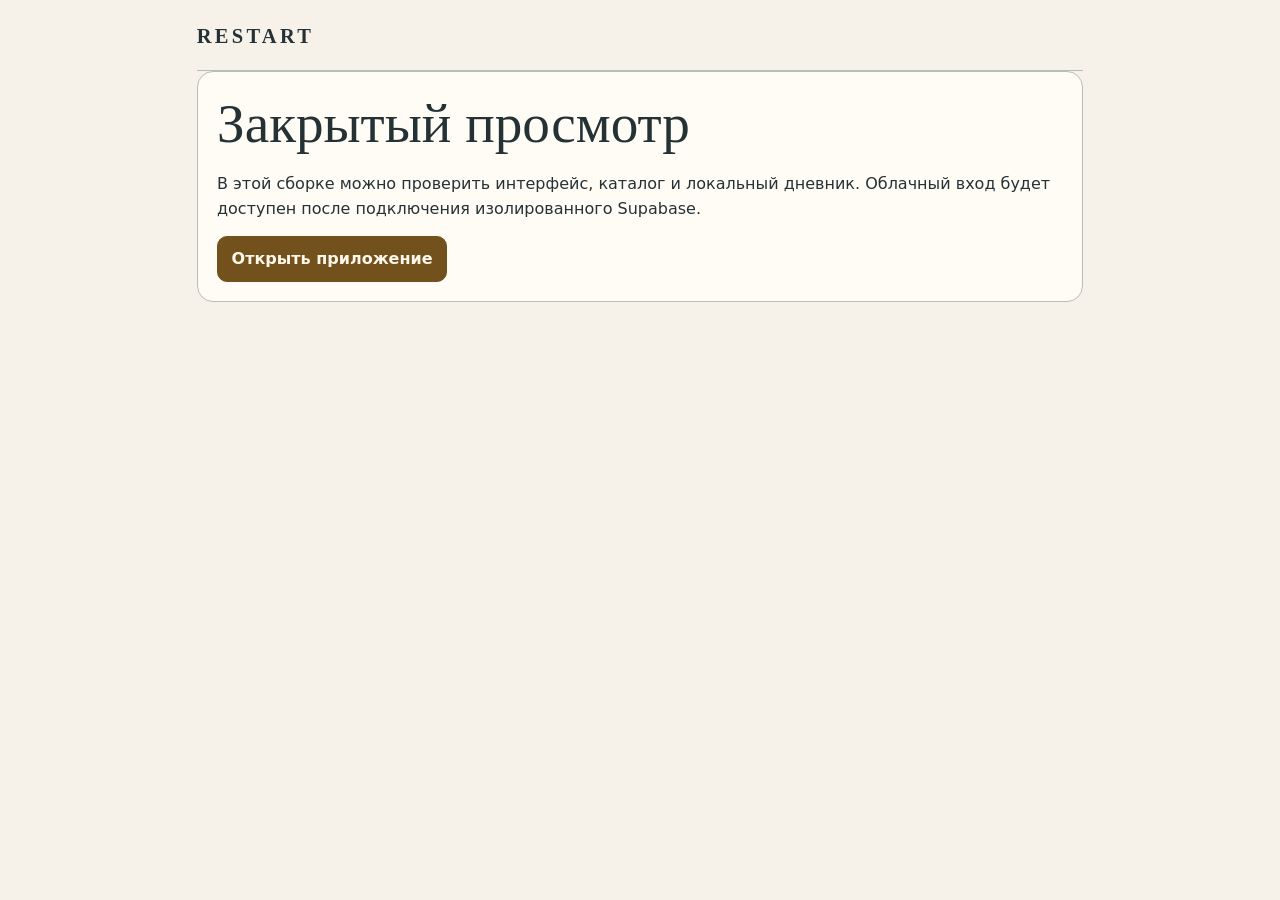
<file: index.html>
<!doctype html>
<html lang="ru"><meta charset="utf-8"><meta name="viewport" content="width=device-width, initial-scale=1">
<title>RESTART · Закрытый просмотр</title><link rel="stylesheet" href="./app/style.css">
<main class="app"><header class="top"><span class="brand">RESTART</span></header>
<section class="panel"><h1>Закрытый просмотр</h1><p>В этой сборке можно проверить интерфейс, каталог и локальный дневник. Облачный вход будет доступен после подключения изолированного Supabase.</p><a class="cta" href="./app/">Открыть приложение</a></section></main></html>
</file>
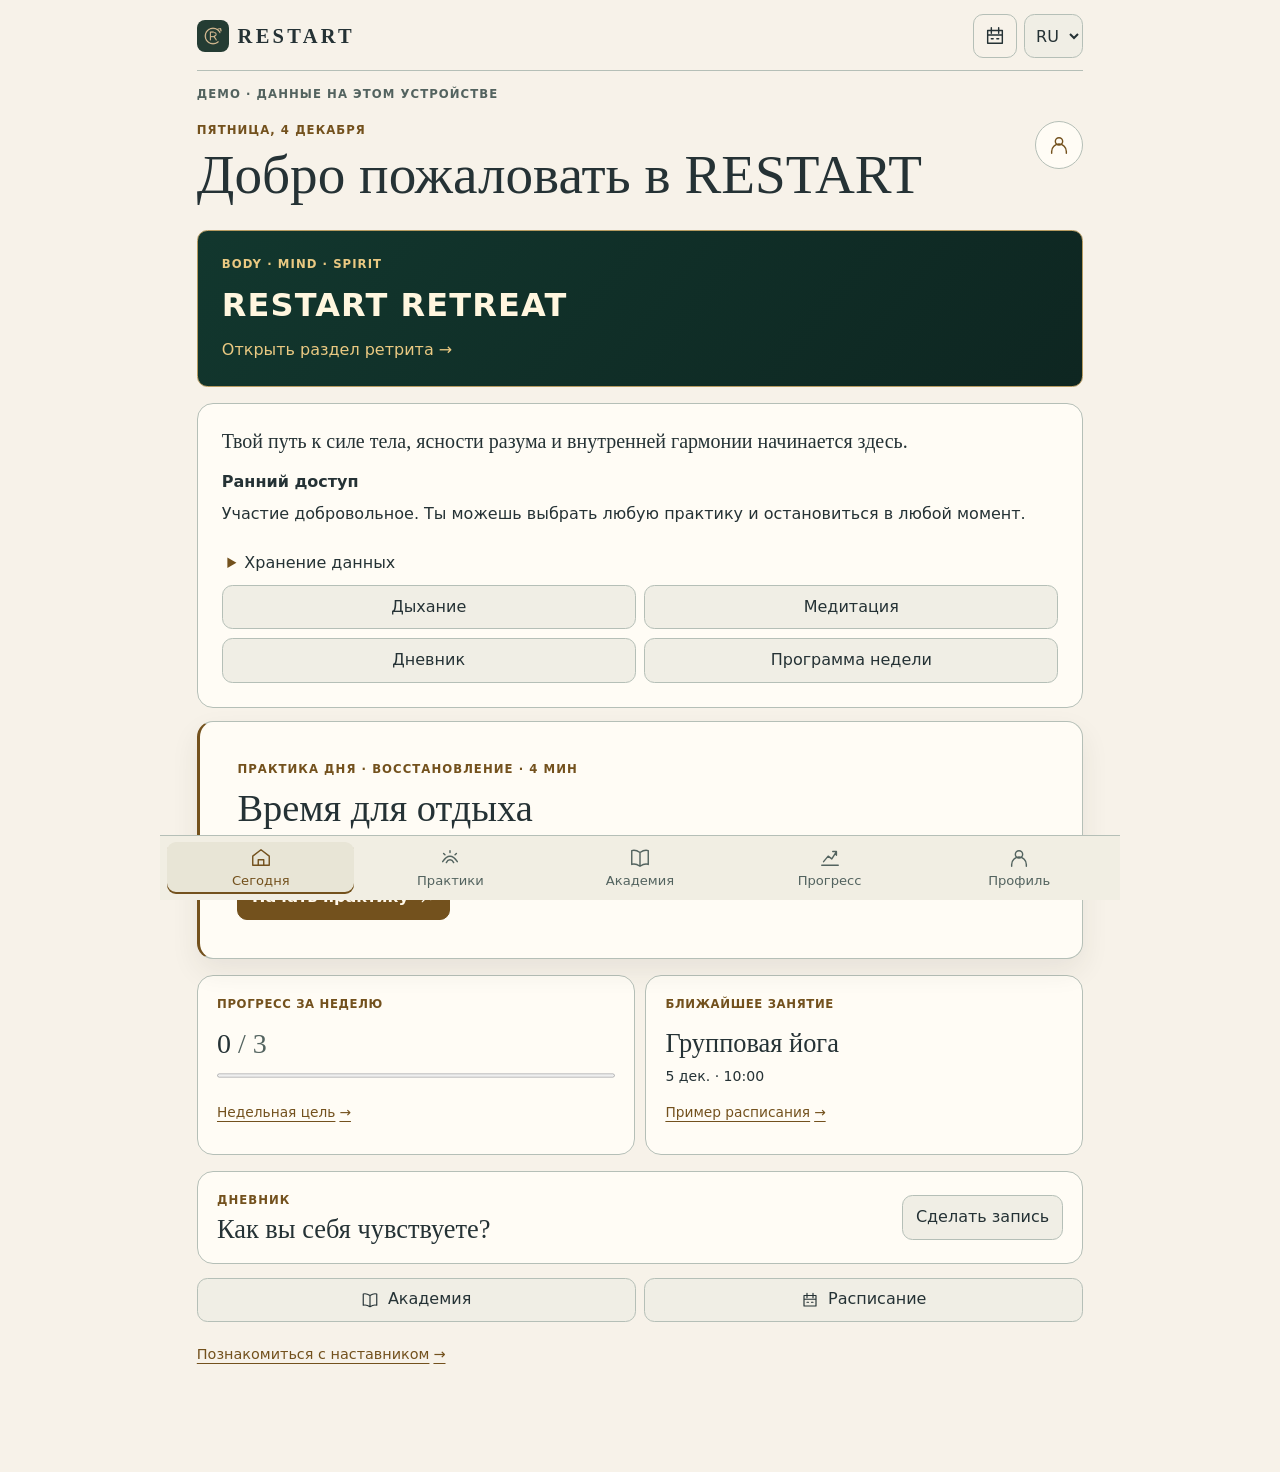
<file: app/index.html>
<!doctype html>
<html lang="ru">
<head>
<meta charset="utf-8">
<meta name="viewport" content="width=device-width, initial-scale=1, viewport-fit=cover">
<meta http-equiv="Content-Security-Policy" content="default-src 'self'; object-src 'none'; base-uri 'none'; form-action 'none'">
<meta name="theme-color" content="#142820">
<meta name="description" content="RESTART · Личное пространство для практики">
<link rel="manifest" href="./manifest.webmanifest">
<link rel="icon" href="../assets/pwa/restart-192.png">
<link rel="apple-touch-icon" href="../assets/pwa/restart-apple.png">
<title>RESTART App</title>
<link rel="stylesheet" href="./style.css">
<script src="./theme.js" defer></script>
<script type="module" src="./ui.mjs"></script>
</head>
<body>
<div class="app">
<button id="skip-to-content" class="skip-to-content" type="button">К содержанию</button>
<header class="top">
<a class="brand" href="#today" aria-label="RESTART"><img src="../assets/pwa/restart-192.png" alt="" width="32" height="32">RESTART</a>
<div class="top-actions"><a id="schedule-link" class="icon-button" href="#schedule" aria-label="Расписание"></a><select id="language" aria-label="Язык / Dil / Language"><option value="ru">RU</option><option value="az">AZ</option><option value="en">EN</option></select></div>
</header>
<p id="mode" class="mode"></p>
<div id="reminder" class="banner" aria-live="polite" hidden></div>
<p id="cloud-status" class="banner" role="status" hidden></p>
<main id="screen" tabindex="-1"><noscript>Для работы приложения включите JavaScript. Enable JavaScript to use the app.</noscript></main>
<p id="status" class="sr-only" role="status"></p>
<nav id="tabs" class="tabs" aria-label="RESTART"></nav>
</div>
</body>
</html>
</file>
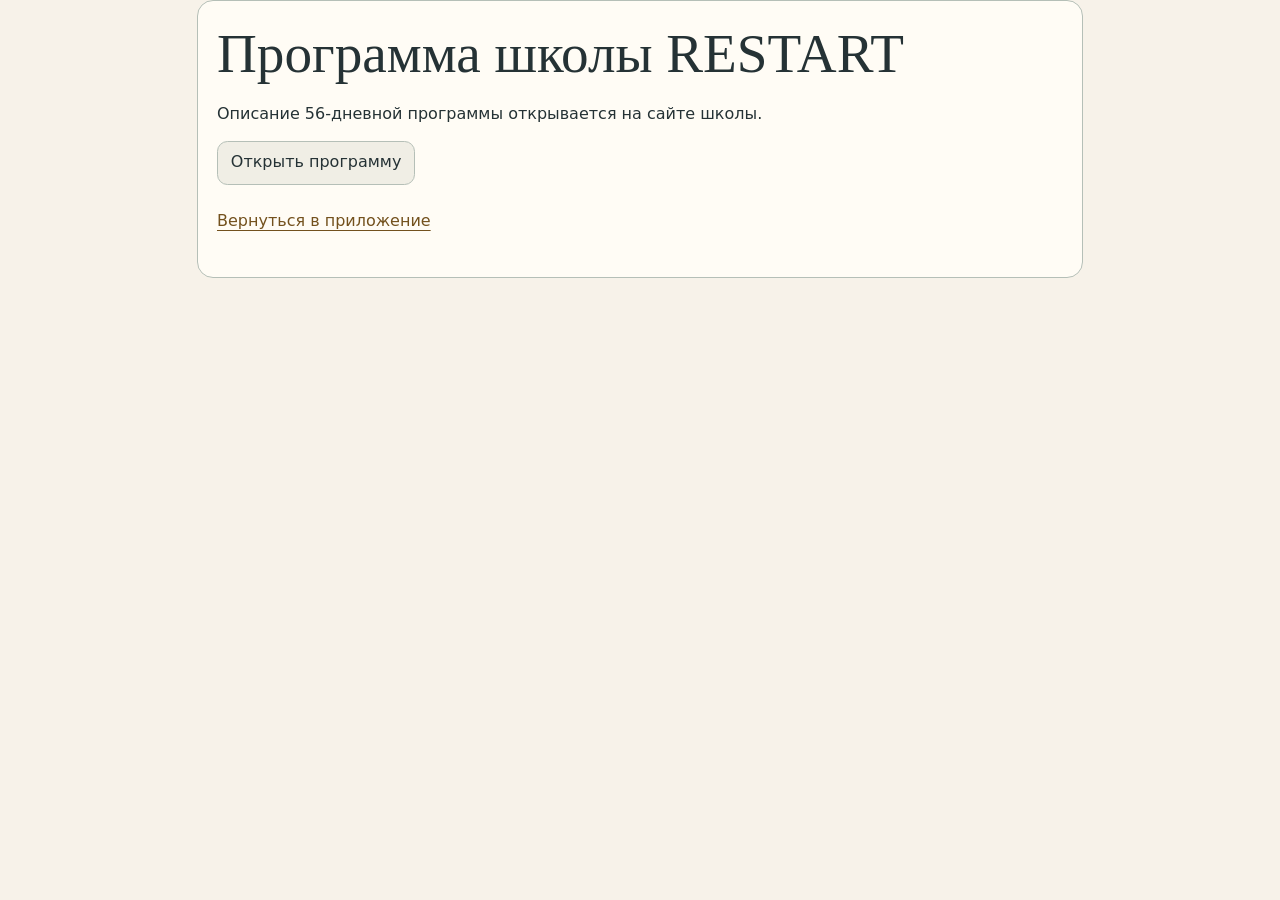
<file: programme.html>
<!doctype html>
<html lang="ru">
<head>
 <meta charset="utf-8">
 <meta name="viewport" content="width=device-width,initial-scale=1">
 <title>Программа школы · RESTART</title>
 <link rel="stylesheet" href="./app/style.css">
</head>
<body>
 <main class="app">
  <section class="panel">
   <h1>Программа школы RESTART</h1>
   <p>Описание 56-дневной программы открывается на сайте школы.</p>
   <p><a class="button" href="https://gulmaliyevelxan97-ai.github.io/yoga-platform/programme.html" rel="noreferrer">Открыть программу</a></p>
   <p><a class="link" href="./app/#academy">Вернуться в приложение</a></p>
  </section>
 </main>
</body>
</html>
</file>
<file: app/style.css>
@import './premium.css';
@import './week.css';

:root {font:16px/1.55 var(--sans);background:var(--ink);color:var(--paper)}
*,*::before,*::after{box-sizing:border-box}
body{margin:0}
a{color:inherit;text-decoration:none}
button,select,input,textarea{font:inherit;color:inherit}
button,select{cursor:pointer}
button,.button,select,input,textarea{min-height:var(--control-size);border:1px solid var(--line);border-radius:var(--radius-control);background:var(--button-surface)}
button,.button {padding:.55rem .8rem;display:inline-flex;align-items:center;justify-content:center}
button:active,.button:active,a.cta:active {filter:brightness(.88)}
:focus-visible{outline:2px solid var(--focus);outline-offset:3px}
button:disabled{cursor:default;opacity:.62}
@media (hover:hover){button:not(:disabled):not(.cta):hover,.button:hover,.tabs a:hover{border-color:var(--gold);color:var(--gold)}}
[hidden]{display:none!important}
.app{max-width:var(--app-width);margin:auto;padding:0 clamp(.8rem,4vw,2.3rem) var(--nav-clearance)}
.top{display:flex;gap:.65rem;align-items:center;justify-content:space-between;padding:max(.9rem,env(safe-area-inset-top)) 0 .7rem;border-bottom:1px solid var(--line)}
.brand{display:flex;gap:.55rem;align-items:center;min-height:44px;font:600 1.28rem var(--serif);letter-spacing:.16em;color:var(--paper)}
.brand img{border-radius:8px}
.top-actions{display:flex;align-items:center;gap:.45rem}
.top-actions select{padding:0 .45rem}
.icon-button{border:1px solid var(--line);width:44px;height:44px;border-radius:10px;display:grid;place-items:center}
svg{width:22px;height:22px;display:block}
.mode,.eyebrow{font-size:.73rem;letter-spacing:.09em;text-transform:uppercase;color:var(--gold);font-weight:650}
.mode{color:var(--muted);margin:.9rem 0 1.15rem}
#screen:focus{outline:none}
h1,h2,h3{font-family:var(--serif);font-weight:400;line-height:1.14;margin:0;overflow-wrap:anywhere}
h1{font-size:clamp(2rem,7.5vw,3.45rem);margin:.15rem 0 1rem}
h2{font-size:clamp(1.24rem,4.8vw,1.65rem);margin:0 0 .5rem}
h3{font-size:1.25rem}
p{margin:.5rem 0 .9rem;overflow-wrap:anywhere}
.muted,small{color:var(--muted)}
.today-heading .eyebrow{margin:0}
.today-heading h1{margin-bottom:.85rem}
.today-practice{position:relative;isolation:isolate;overflow:hidden;background:var(--surface);border:1px solid var(--line);border-radius:16px;padding:clamp(.95rem,4.5vw,1.8rem)}
.today-practice::after{content:"";position:absolute;z-index:-1;right:-2.55rem;top:-4rem;width:15rem;aspect-ratio:1;border-radius:50%;background:repeating-radial-gradient(circle,transparent 0 1.22rem,#ead0a61a 1.25rem 1.29rem,transparent 1.33rem 1.64rem);pointer-events:none}
.today-practice .eyebrow{margin:0 0 .55rem}
.today-practice h2{font-size:clamp(1.6rem,6vw,2.4rem);margin-bottom:.85rem}
.cta{display:inline-flex;align-items:center;justify-content:center;gap:.6rem;min-height:46px;background:var(--gold);color:var(--on-accent);border:1px solid var(--gold);border-radius:10px;padding:.55rem .85rem;font-weight:690}
.home-grid,.practice-grid{display:grid;grid-template-columns:repeat(2,minmax(0,1fr));gap:.65rem;margin:1rem 0}
.panel,.practice-card{padding:clamp(.85rem,3vw,1.2rem);border:1px solid var(--line);border-radius:var(--radius-card);background:var(--surface);margin:0 0 .85rem}
.home-grid .panel,.practice-card{margin:0}
.panel .eyebrow{margin-top:0}
.next-card .eyebrow,.goal-card .eyebrow {letter-spacing:.055em}
.next-card p:not(.eyebrow){font-size:.88rem}
.goal-card h2{font-size:1.75rem;margin-bottom:0}
.home-grid .link{font-size:.86rem}
.next-card p:not(.eyebrow){margin:.2rem 0}
progress{display:block;width:100%;height:.55rem;accent-color:var(--gold);margin:.7rem 0}
.link{color:var(--gold);text-underline-offset:4px;text-decoration:underline;display:inline-flex;gap:.25rem;align-items:center;min-height:44px}
.reflection{display:flex;align-items:center;justify-content:space-between;gap:.7rem;flex-wrap:wrap}
.reflection h2{margin:0}
.reflection .eyebrow{margin-bottom:.28rem}
.mentor-link{font-size:.9rem}
.mentor-hero{padding:clamp(.85rem,3vw,1.4rem);margin-bottom:1rem;border:1px solid var(--line);border-radius:16px;background:var(--surface)}
.mentor-intro .eyebrow{margin:0 0 .45rem}
.mentor-intro h1{margin-bottom:.5rem}
.mentor-intro>p:last-child{margin:0;color:var(--muted)}
.mentor-achievements{margin:.55rem 0 0;padding-inline-start:1.15rem}
.mentor-achievements li+li{margin-top:.45rem}
.mentor-details .panel p:last-child{margin-bottom:0}
.mentor-pillars dl{display:grid;grid-template-columns:repeat(2,minmax(0,1fr));gap:.7rem;margin:0}
.mentor-pillars .panel{margin:0}
.mentor-pillars dt{color:var(--gold);font-size:.78rem;font-weight:650;letter-spacing:.12em}
.mentor-pillars dd{margin:.35rem 0 0}
.tabs{position:fixed;inset:auto 0 0;z-index:5;display:grid;grid-template-columns:repeat(5,minmax(0,1fr));max-width:var(--app-width);margin:auto;background:var(--pine);border-top:1px solid var(--line);padding:.38rem clamp(.4rem,2vw,1.2rem) max(.38rem,env(safe-area-inset-bottom))}
.tabs a{min-width:0;display:flex;flex-direction:column;align-items:center;justify-content:center;gap:.25rem;min-height:52px;border-radius:9px;font-size:clamp(.66rem,2.9vw,.82rem);color:var(--muted);text-align:center;overflow-wrap:anywhere}
.tabs a[aria-current],.icon-button[aria-current]{background:var(--active-surface);color:var(--gold);box-shadow:inset 0 -2px var(--gold)}
.sr-only{position:absolute;width:1px;height:1px;margin:-1px;overflow:hidden;clip-path:inset(50%)}
.banner{border:1px solid var(--warning-line);background:var(--warning-surface);color:var(--warning-text);padding:.65rem;border-radius:10px}
.filters,.actions{display:flex;flex-wrap:wrap;gap:.5rem}
.filters button[aria-pressed=true],.schedule-grid button[aria-pressed=true]{background:var(--gold);color:var(--on-accent);border-color:var(--gold)}
.practice-card{min-height:128px;display:flex;flex-direction:column;justify-content:space-between;gap:.55rem}
.practice-card h2{margin:0}
.practice-card>span:last-child{align-self:flex-end;color:var(--gold)}
.arrow svg{width:17px;height:17px}
.meditation,.recovery{background:var(--surface)}
.breathing,.mobility{background:var(--surface)}
.strength{background:var(--surface)}
.timer{font-variant-numeric:tabular-nums;font-size:clamp(3rem,13vw,5rem);font-family:var(--serif);margin:.4rem 0 1rem}
.text-button{background:none;border-color:transparent;margin-top:.5rem;padding-left:0;color:var(--muted);text-decoration:underline}
.back{margin-bottom:.55rem}
label{display:block;margin:0 0 .8rem;min-width:0;overflow-wrap:anywhere}
input:not([type=checkbox]),textarea,label select{display:block;width:100%;min-width:0;padding:.5rem .55rem;margin-top:.3rem}
textarea{resize:vertical}
.check{display:flex;align-items:center;gap:.6rem;min-height:44px}
.check input{height:1.15rem;width:1.15rem;flex:none;accent-color:var(--gold)}
.field-row{display:grid;grid-template-columns:repeat(auto-fit,minmax(min(100%,8.25rem),1fr));gap:.45rem;font-size:.88rem}
.entry dl{margin:.8rem 0}
.entry dt{color:var(--muted);font-size:.86rem}
.entry dd{margin:0 0 .6rem;white-space:pre-wrap;overflow-wrap:anywhere}
.stats{display:grid;grid-template-columns:repeat(3,minmax(0,1fr));gap:.45rem;margin-bottom:.9rem}
.stats div{padding:.55rem .45rem;background:var(--surface);border:1px solid var(--line);border-radius:10px}
.stats strong,.stats span{display:block;overflow-wrap:anywhere}
.stats span{font-size:.78rem;color:var(--muted)}
.activity,.schedule-grid{display:grid;grid-template-columns:repeat(7,minmax(0,1fr));gap:.24rem;padding:0;list-style:none}
.activity li{display:grid;place-content:center;min-height:2.2rem;border-radius:6px;background:var(--button-surface);font-size:.82rem;text-align:center}
.activity li.done{background:var(--gold);color:var(--on-accent);display:flex;align-items:center;justify-content:center;gap:.12rem}
.history{list-style:none;padding:0;margin:0}
.history li{display:flex;justify-content:space-between;gap:.6rem;padding:.55rem 0;border-bottom:1px solid var(--line)}
.history li:last-child{border:0}
.history small{display:block}
.history button{flex:1;display:block;text-align:left}
.calendar-header{display:flex;align-items:center;justify-content:space-between;gap:.4rem;margin-bottom:.6rem}
.calendar-header h2{margin:0;text-align:center}
.calendar-header button{padding:0;width:44px;flex:none}
.schedule-grid button{display:flex;flex-direction:column;gap:0;min-width:0;padding:.23rem .05rem;font-size:.88rem}
.schedule-grid small{color:inherit;font-size:.64rem;overflow-wrap:anywhere}
.schedule-grid button span{line-height:.6}
@media(prefers-reduced-motion:no-preference) {
 .practice-card,.tabs a,.cta{transition:background-color .2s ease,filter .18s ease}
 .today-practice,.mentor-hero{animation:app-intro .36s ease-out}
 @keyframes app-intro{from{opacity:.84;transform:translateY(4px)}}
}

.skip-to-content{position:fixed;top:max(.5rem,env(safe-area-inset-top));left:1rem;z-index:10;transform:translateY(-200%)}
.skip-to-content:focus{transform:none}

/* Student dashboard and practice catalogue */
.tabs {
 background:var(--nav-surface,var(--pine));
 gap:.15rem;
 padding-inline:max(.45rem,env(safe-area-inset-left)) max(.45rem,env(safe-area-inset-right));
}
.tabs a {font-size:clamp(.67rem,2.7vw,.82rem);line-height:1.2;padding:.3rem .12rem}
.tabs a[aria-current] {background:var(--active-surface,var(--surface));box-shadow:inset 0 -2px var(--gold)}
@media (hover:hover) {
 .tabs a:not([aria-current]):hover,.today-avatar:hover {background:var(--active-surface,var(--surface));color:var(--paper)}
}
.today-heading {display:flex;align-items:start;justify-content:space-between;gap:.75rem;margin-bottom:1.1rem}
.today-heading>div {min-width:0}
.today-heading h1 {margin:.25rem 0 .4rem}
.today-heading p:last-child {margin-bottom:0}
.today-avatar {
 display:grid;place-items:center;width:48px;height:48px;flex:none;border:1px solid var(--line);
 border-radius:50%;background:var(--surface);color:var(--gold);font:600 1.25rem var(--serif);
}
/* Theme tokens and category icons carry the retreat interface. */
.practice-cover-yoga,.practice-cover-mobility {--practice-accent:var(--success)}
.practice-cover-breathing,.practice-cover-meditation {--practice-accent:var(--focus)}
.practice-cover-strength,.practice-cover-recovery {--practice-accent:var(--gold)}
.today-practice {
 padding:clamp(1.15rem,5vw,2.35rem);
 border-inline-start:3px solid var(--practice-accent,var(--gold));
 border-radius:var(--radius-card,18px);
 box-shadow:var(--shadow-card,none);
}
.today-practice::after {content:none}
.retreat-welcome {padding:clamp(1rem,4vw,1.5rem)}
.retreat-welcome-lead {font:1.25rem/1.35 var(--serif);margin-block:0 1rem}
.retreat-welcome h2 {font:650 1rem/1.4 var(--sans);margin:0}
.retreat-shortcuts {display:grid;grid-template-columns:repeat(2,minmax(0,1fr));gap:.55rem}
.retreat-shortcuts .button {text-align:center;overflow-wrap:anywhere}
.today-copy {max-width:36rem}
.today-copy h2 {margin-bottom:.85rem}
.practice-state,.today-actions .button {display:flex;align-items:center;gap:.55rem}
.practice-state svg,.today-actions svg {width:18px;height:18px;flex:none}
.today-actions {display:grid;grid-template-columns:repeat(2,minmax(0,1fr));gap:.55rem;margin:0 0 .65rem}
.today-actions .button {text-align:center;overflow-wrap:anywhere}
.practice-filters {margin-bottom:1rem}
.practice-options {gap:.7rem}
.practice-options label {margin-bottom:0}
.practice-options select {text-overflow:ellipsis}
.practice-grid {gap:clamp(.65rem,3vw,1.1rem)}
.practice-card {
 display:block;overflow:hidden;padding:0;
 background:var(--surface);border-radius:var(--radius-card,16px);
}
.practice-card-art {display:flex;align-items:center;padding:.55rem .85rem;min-height:2.6rem;
 color:var(--practice-accent,var(--gold));background:var(--button-surface);border-block-end:1px solid var(--line)}
.practice-card-copy {padding:clamp(.7rem,3vw,1rem)}
.practice-card-copy .eyebrow {margin:0 0 .38rem}
.practice-card-footer {display:flex;align-items:center;justify-content:space-between;gap:.35rem;margin-top:.55rem}
.practice-card-footer small {overflow-wrap:anywhere}
.practice-card-copy .arrow {color:var(--gold)}
.practice-level {font-size:.875rem;margin:-.3rem 0 .85rem}
.academy-intro {padding:clamp(1.35rem,5vw,2.5rem)}
.academy-intro>svg {color:var(--gold);margin-bottom:.7rem}
@media(max-width:350px) {
 .practice-grid {grid-template-columns:1fr}
 .today-heading p {font-size:.9rem}
}

/* School and journal controls share a rhythm with the rest of the app. */
html{scroll-padding-block-end:var(--nav-clearance)}
#screen :is(p[role="alert"],p[role="status"],p[data-class-empty]){
 padding:.65rem .8rem;
 border-radius:var(--radius-control);
 border-inline-start:3px solid var(--line);
 background:var(--status-neutral);
}
#screen p[role="alert"]{
 border-inline-start-color:var(--danger);
 background:var(--status-danger);
 color:var(--danger);
}
#screen p[role="status"][tabindex="-1"]{
 border-inline-start-color:var(--success);
 background:var(--status-success);
 color:var(--success);
}
#screen :is(p[role="alert"],p[role="status"]):empty{display:none}
#screen [aria-busy="true"]{cursor:progress}
#screen .panel :is(.panel,form){background:var(--button-surface)}
#screen .panel details.panel{background:transparent}
#screen .panel > :last-child:not(summary){margin-block-end:0}
#screen article.panel h2 a{
 text-decoration:underline;
 text-decoration-thickness:1px;
 text-underline-offset:.2em;
}
#screen details>summary{
 min-block-size:var(--control-size);
 display:list-item;
 padding:.6rem .35rem;
 border-radius:var(--radius-control);
 cursor:pointer;
 overflow-wrap:anywhere;
}
#screen details>summary::marker{color:var(--gold)}
#screen details[open]>summary{margin-block-end:.55rem;background:var(--active-surface)}
#screen details>details{margin-block-start:.55rem}
#screen .actions{margin-block-end:.8rem}
#screen .actions :is(a,button){overflow-wrap:anywhere;text-align:center}
#screen [data-class-card] form[data-school]{border:0;padding:0;background:none}
#screen [data-class-card] form[data-school] button:not([disabled]){border-color:var(--gold)}
#screen textarea{min-block-size:6rem}
#screen textarea[name="body"]{min-block-size:10rem}
#screen :is(input,select,textarea){accent-color:var(--gold)}
#screen .history li{min-width:0}
#screen .history li>*{min-width:0}
#screen :is(.history li,dd){overflow-wrap:anywhere}
#screen .history li>time{flex-shrink:0}
#screen .practice-card:focus-visible{outline-offset:4px}
@media(max-width:480px){
 #screen details.panel .panel{padding-inline:.6rem}
 #screen .history li{flex-wrap:wrap}
}
@media(forced-colors:active){
 .tabs a[aria-current],.icon-button[aria-current]{border:1px solid Highlight}
 .filters button[aria-pressed=true],.schedule-grid button[aria-pressed=true]{outline:2px solid Highlight;outline-offset:-3px}
 .practice-card-art,.today-practice{background:Canvas;color:CanvasText}
 .today-practice .eyebrow{color:CanvasText}
}
.lesson-editor-fields{border:0;margin:0;padding:0;min-inline-size:0}
[data-lesson-draft-status]:empty{display:none}

.practice-steps{padding-inline-start:1.5rem;margin-block:.75rem 0}
.practice-steps li{padding:.5rem .65rem;border-inline-start:2px solid transparent}
[data-guide-review]:empty{display:none}
[data-action^="guide-"][aria-disabled=true]{opacity:.65;cursor:default}
.practice-steps li[aria-current=step]{background:var(--active-surface);border-inline-start-color:var(--gold);border-radius:var(--radius-control)}

.reminder-links{margin-block-start:.5rem}

.retreat-feature {
 display:grid;
 gap:.45rem;
 margin-block: .75rem 1rem;
 padding:clamp(1rem,4vw,1.5rem);
 border:1px solid #b69b61;
 border-radius:var(--radius-control);
 background:linear-gradient(130deg,#12372e,#0e2621);
 color:#fff6df;
 text-decoration:none;
}
.retreat-feature .eyebrow,.retreat-feature>span:last-child{color:#eac982}
.retreat-feature strong{font-size:clamp(1.4rem,6vw,2rem);letter-spacing:.035em}
.retreat-feature h1,.retreat-feature p{margin:0;color:inherit}
.retreat-details{padding-inline-start:1.3rem;line-height:1.64}

.retreat-hero {
 position: relative;
 isolation: isolate;
 overflow: hidden;
 padding-block: clamp(1.6rem, 6vw, 3.5rem);
}
.retreat-hero::after {
 content: "";
 position: absolute;
 z-index: -1;
 border: 1px solid #eac98244;
 border-radius: 50%;
 inset-block-end: -5rem;
 inset-inline-end: -2.5rem;
 width: 15rem;
 aspect-ratio: 1;
 box-shadow: 0 0 0 1.2rem #eac98211, 0 0 0 2.4rem #eac9820c;
}
.retreat-nav,.retreat-experiences {
 display: grid;
 grid-template-columns: repeat(2,minmax(0,1fr));
 gap: .55rem;
}
.retreat-nav {margin: 1rem 0;}
.retreat-nav a {
 display: grid;
 place-items: center;
 min-height: 44px;
 padding: .45rem .5rem;
 border: 1px solid currentColor;
 border-radius: .8rem;
 text-align: center;
 color: inherit;
 overflow-wrap: anywhere;
}
.retreat-nav a[aria-current="page"] {background: #19392d; color: #f4db9e; border-color: #b19558;}
.retreat-experiences article {padding: clamp(.65rem,3vw,1.5rem); border-radius: .9rem; overflow-wrap: anywhere;}
.retreat-experiences h3 {margin-block: 0 .45rem; font-size: .85rem; letter-spacing: .04em;}
.retreat-experiences p {margin: 0;}
.retreat-white {background: #f5eddd; color: #292820;}
.retreat-black {background: #202522; color: #f5e7ca;}
.retreat-logistics {display: flex; flex-wrap: wrap; gap: .5rem 1.25rem;}
.retreat-logistics dt {font-weight: 600;}
@media (min-width: 540px) {.retreat-nav {grid-template-columns: repeat(3,minmax(0,1fr));}}
@media (prefers-reduced-motion: no-preference) {
 .retreat-panel {animation: retreat-reveal .22s ease-out;}
 @keyframes retreat-reveal {from {opacity: .6; transform: translateY(4px);} to {opacity: 1; transform: translateY(0);}}
}

.retreat-hero h1 {
 font-family: Georgia, 'Times New Roman', serif;
 font-weight: 500;
 font-size: clamp(2rem, 8vw, 4.4rem);
 letter-spacing: .035em;
 text-wrap: balance;
}
.retreat-hero {
 background: radial-gradient(ellipse at 85% 110%, #315748, transparent 65%), #122a22;
}
.retreat-journey section {
 padding: .8rem 0;
 border-block-start: 1px solid #a98b5366;
}
.retreat-journey h3 {font-size: .875rem; margin: 0 0 .5rem;}
.retreat-journey ol {padding: 0; margin: 0; list-style: none;}
.retreat-journey a {
 display: flex;
 gap: .8rem;
 align-items: center;
 min-height: 44px;
 color: inherit;
}
.retreat-journey a span {
 font-variant-numeric: tabular-nums;
 border-inline-end: 1px solid #a98b53;
 padding-inline-end: .8rem;
}
.retreat-experiences details {
 padding: clamp(.75rem, 3vw, 1.5rem);
 border-radius: .9rem;
 overflow-wrap: anywhere;
}
.retreat-experiences summary {font-weight: 700; min-height: 44px; cursor: pointer;}
.retreat-experiences details p {padding-block-end: .4rem;}
@media (min-width: 680px) {
 .retreat-journey {display:grid; grid-template-columns: repeat(3, minmax(0,1fr)); gap: 1rem;}
}
@media (prefers-reduced-motion: no-preference) {
 .retreat-hero h1 {animation: retreat-reveal .35s ease-out;}
}

.retreat-metrics {margin: 0;}
.retreat-metrics div {display:flex; justify-content:space-between; align-items:baseline; gap:1rem; padding:.7rem 0; border-block-start:1px solid #a98b5366;}
.retreat-metrics dd {margin:0; font-variant-numeric:tabular-nums; font-weight:700;}
.retreat-next-step {border-block-start:1px solid #a98b5366; margin-block-start:1rem; padding-block-start:1rem;}
.retreat-next-step h3 {margin-block-start:0;}

.retreat-date-fields label,.retreat-date-fields input {min-width:0;}
.retreat-date-fields input {max-width:100%; width:100%; box-sizing:border-box;}
@media (max-width: 480px) {
 .retreat-date-fields {grid-template-columns:minmax(0,1fr);}
}

.retreat-photo{display:block;width:100%;height:auto;border-radius:.9rem}
.retreat-cover{margin-block:.5rem}
.retreat-hero-figure{margin:0}
.retreat-hero-figure figcaption{font-size:.75rem;color:#e4d5b1}
.retreat-stage-status{display:block;margin-top:.2rem}
.retreat-edition{font-size:clamp(.9rem,3vw,1.2rem);letter-spacing:.1em}
.retreat-hero>.panel{background:transparent;border:0;padding:.4rem 0;box-shadow:none;color:inherit}
.retreat-hero>.panel>h2{display:none}
.retreat-hero>.button{justify-self:start}
.retreat-villa-gallery,.retreat-experiences figure{margin:0 0 .75rem}
.retreat-experiences figcaption{font-size:.78rem;padding:.35rem 0}
.retreat-stages>li{padding-block:.3rem}

.opening-breathing {
 display:grid;
 place-items:center;
 width:min(9rem,60vw);
 aspect-ratio:1;
 margin:1.25rem auto .75rem;
 border:1px solid #b99a554d;
 border-radius:50%;
}
.opening-breathing span {
 width:72%;
 aspect-ratio:1;
 border:1px solid #d0ab63;
 border-radius:50%;
 background:radial-gradient(circle at 40% 35%,#f5db96,#9d7940 38%,#16352e 75%);
 box-shadow:0 0 1.4rem #ba9a5944;
}
[data-opening-time]{text-align:center;font-variant-numeric:tabular-nums}
@media (prefers-reduced-motion:no-preference) {
 [data-opening-active="true"] .opening-breathing span {
  animation:opening-breathe 8s ease-in-out infinite;
 }
 @keyframes opening-breathe {
  50% {transform:scale(1.28);box-shadow:0 0 2rem #ba9a5977}
 }
}

.retreat-hero--edition {background:radial-gradient(ellipse at 20% 0,#24493a,#071a15 75%);border-radius:1.5rem}
.retreat-hero--edition h1 {font-family:Georgia,serif;font-size:clamp(1.55rem,7vw,3.2rem);letter-spacing:.055em}
.retreat-hero--edition .eyebrow,.retreat-step-icon {color:#e7c982}
.retreat-clock {margin-block:.75rem}
.retreat-clock-grid {display:grid;grid-template-columns:repeat(4,minmax(0,1fr));gap:clamp(.24rem,1.3vw,.75rem);margin-top:.55rem}
.retreat-clock-grid>div {min-width:0;display:grid;justify-items:center;padding:.55rem .15rem;border:1px solid #e7c98250;border-radius:.65rem;background:#131e19}
.retreat-clock-grid strong {color:#f6d995;font-size:clamp(1.05rem,5.8vw,2.45rem);font-variant-numeric:tabular-nums}
.retreat-clock-grid span {font-size:clamp(.55rem,2.25vw,.8rem);overflow-wrap:anywhere;text-align:center}
.retreat-primary>.button {display:flex;min-height:48px;align-items:center;justify-content:center;background:#e7c982;color:#15251c;font-weight:700;border-color:#e7c982}
.retreat-check-progress {display:grid;gap:.35rem;font-size:.85rem;margin-top:.45rem}
.retreat-check-progress progress {width:100%;accent-color:#e7c982}
.retreat-route ol {padding:0;list-style:none;position:relative}
.retreat-route ol::before {content:'';position:absolute;inset-block:1rem;inset-inline-start:1rem;width:1px;background:#b79555}
.retreat-route li {position:relative;margin-block:.55rem;margin-inline-start:2rem}
.retreat-route li>a {display:grid;grid-template-columns:1.5rem minmax(0,1fr) auto;align-items:center;gap:.55rem;min-height:54px;padding:.65rem .75rem;border:1px solid #b7955566;border-radius:.9rem;color:inherit;text-decoration:none}
.retreat-route small {display:block;opacity:.86}
.retreat-step-number {position:absolute;inset-inline-start:-2rem;top:50%;transform:translateY(-50%);background:#173128;color:#f1d694;border-radius:50%;width:2rem;line-height:2rem;text-align:center;font-size:.75rem}
.retreat-step-status {font-weight:700}
.retreat-home-link {margin-inline-start:.75rem}
.retreat-villa-gallery {display:grid;grid-template-columns:repeat(3,minmax(0,1fr));gap:.4rem}
.retreat-villa-gallery img {aspect-ratio:4/3;object-fit:cover}
.retreat-timeline {padding:1rem;margin:.75rem 0;border-radius:1rem;background:#fff5e0;color:#302a1c}
.retreat-timeline--black {background:#111b17;color:#f5e7c9}
.retreat-timeline--rebirth {background:#edf0df;color:#303628}
.retreat-timeline .history {border-inline-start:1px solid #b79555;padding-inline-start:.9rem}
.retreat-timeline time {font-variant-numeric:tabular-nums;font-weight:700}
.retreat-guided progress {width:100%;accent-color:#ae894d}
.retreat-guided textarea {padding:.85rem;border-color:#af9054;border-radius:.8rem;resize:vertical}
.retreat-guided label {display:grid;gap:.65rem;font-family:Georgia,serif;font-size:1.13rem}
.retreat-capsule {background:radial-gradient(ellipse at top,#24503d,#0d211a 70%);color:#fff0c9;border:1px solid #b79555}
.retreat-capsule h2 {color:inherit;font-family:Georgia,serif}
.retreat-envelope {display:grid;place-items:center;width:6.5rem;aspect-ratio:3/2;border:1px solid #d7b676;border-radius:.35rem;margin:.4rem auto 1.2rem;color:#f3d893;font-family:Georgia,serif;font-size:1.7rem;background:linear-gradient(28deg,transparent 49%,#d7b67666 50%,transparent 51%),linear-gradient(-28deg,transparent 49%,#d7b67666 50%,transparent 51%),#173b2d}
@media (prefers-reduced-motion:no-preference) {
 [data-letter-sealed="true"] .retreat-envelope {animation:retreat-seal .42s ease-out}
 @keyframes retreat-seal {50% {transform:scale(.94);box-shadow:0 0 1rem #e4be6a88}}
}
.retreat-horizon {text-align:center;padding:clamp(2rem,7vw,4rem) 1rem;background:linear-gradient(#fff4d9,#efe1bb 70%,#d9daba 70%);color:#252c20}
.retreat-horizon h2 {color:inherit;font-family:Georgia,serif}
.retreat-horizon span {display:block;color:#8d6124;font-size:3rem;line-height:1}
.retreat-rules{display:grid;gap:.65rem;padding:0;list-style:none}
.retreat-rules li{display:grid;grid-template-columns:1.25rem minmax(0,1fr);gap:.55rem;padding:.75rem;border-radius:.7rem;background:#ae894d14}
.retreat-rules span{color:inherit;font-weight:700}
</file>
